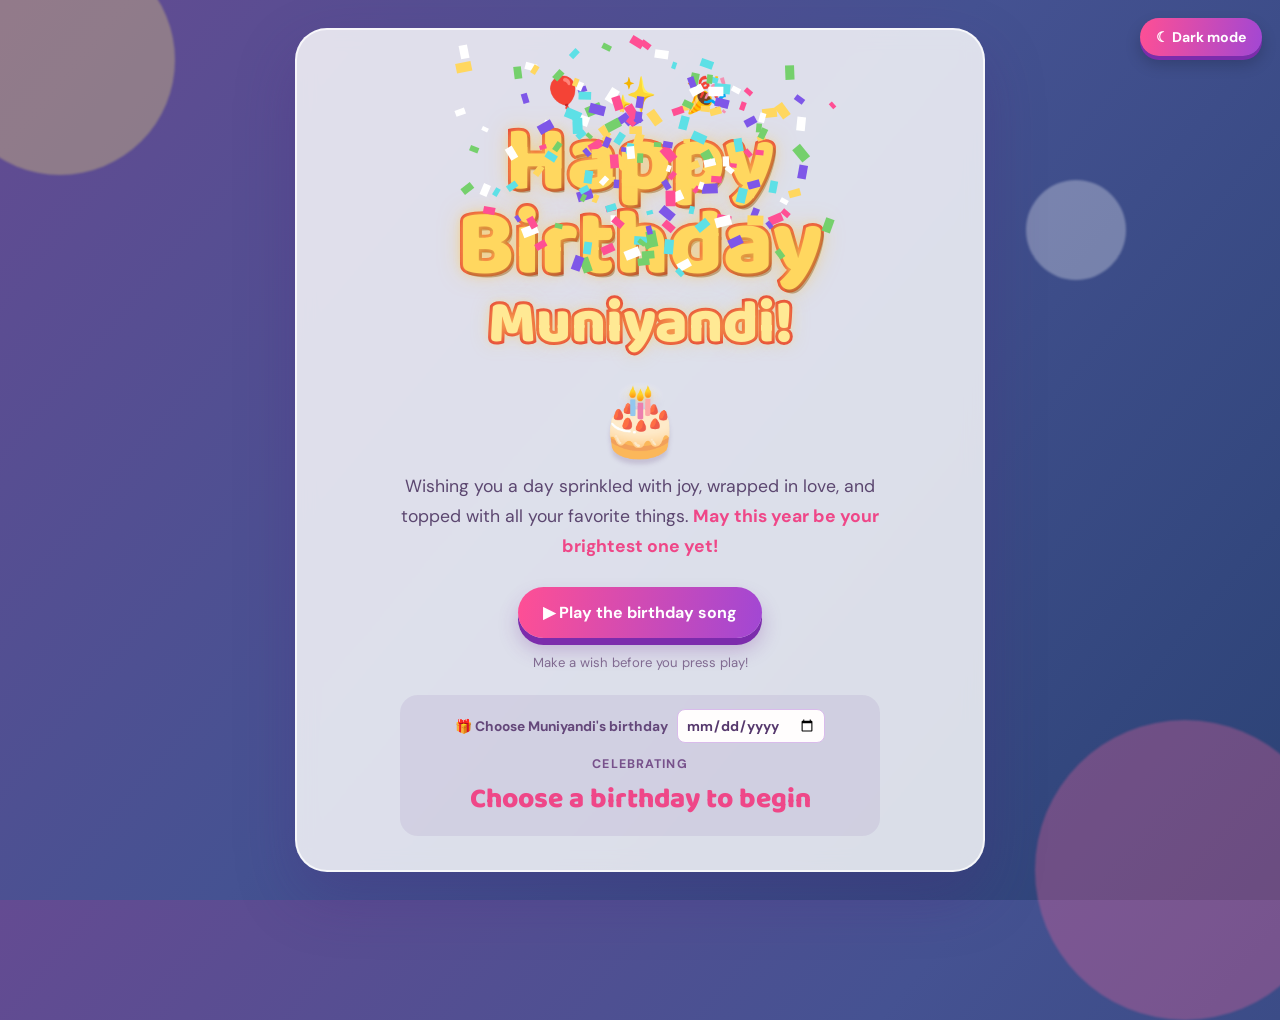
<file: index.html>
<!doctype html>
<html lang="en">
<head>
  <meta charset="UTF-8" />
  <meta name="viewport" content="width=device-width, initial-scale=1.0" />
  <title>Happy Birthday!</title>
  <style>
    @import url('https://fonts.googleapis.com/css2?family=Baloo+2:wght@500;600;700;800&family=DM+Sans:wght@400;500;700&display=swap');

    :root { --ink:#4b265f; --pink:#ff5d9e; --yellow:#ffd75f; --cream:#fffaf1; }
    * { box-sizing:border-box; }
    body {
      min-height:100vh; margin:0; overflow:hidden; color:var(--ink);
      font-family:"DM Sans", sans-serif;
      background:linear-gradient(130deg,#644b92 0%,#455292 48%,#2b4275 100%); transition:background .3s,color .3s;
    }
    .bubble { position:absolute; border-radius:50%; opacity:.3; filter:blur(1px); animation: drift 11s ease-in-out infinite; }
    .bubble.one {width:230px;height:230px; background:#ffe977; top:-55px;left:-55px;}
    .bubble.two {width:300px;height:300px; background:#ff689d; bottom:-120px;right:-55px; animation-delay:-4s;}
    .bubble.three {width:100px;height:100px; background:#fff; top:20%;right:12%; animation-delay:-7s;}
    @keyframes drift { 50% { transform:translate(25px,35px) scale(1.12); } }
    #balloons { position:fixed; inset:0; pointer-events:none; overflow:hidden; z-index:0; }
    .balloon { position:absolute; bottom:-90px; font-size:clamp(2rem,4vw,3.6rem); filter:drop-shadow(0 5px 5px rgba(0,0,0,.2)); animation:rise var(--rise-time) linear forwards; }
    @keyframes rise { from { transform:translate3d(0,0,0) rotate(-7deg); } 50% { transform:translate3d(var(--sway),-58vh,0) rotate(8deg); } to { transform:translate3d(var(--sway-back),-115vh,0) rotate(-7deg); } }
    main { min-height:100vh; display:grid; place-items:center; padding:28px 18px; position:relative; z-index:1; }
    .card {
      width:min(690px,100%); text-align:center; padding:42px 36px 34px;
      background:rgba(255,255,255,.82); border:2px solid rgba(255,255,255,.75); transition:background .3s,border-color .3s,box-shadow .3s;
      border-radius:32px; box-shadow:0 25px 60px rgba(76,35,121,.28); backdrop-filter:blur(10px);
    }
    .party { font-size:2.2rem; letter-spacing:10px; margin-bottom:3px; animation:bounce 1.4s ease-in-out infinite; }
    @keyframes bounce { 50% { transform:translateY(-8px) rotate(3deg); } }
    h1 { margin:0; font-family:"Baloo 2", cursive; font-size:clamp(3rem,9vw,5.8rem); line-height:.9; font-weight:800; color:#ffd75f; -webkit-text-stroke:6px #e53935; paint-order:stroke fill; text-shadow:0 0 8px rgba(255,215,95,.75),0 0 22px rgba(255,192,55,.5),3px 4px 0 rgba(109,57,20,.45); }
    h1 span { display:block; color:#ffe994; font-size:.65em; margin-top:10px; text-shadow:0 0 10px rgba(255,220,105,.65),0 0 20px rgba(255,194,57,.35); }
    .cake { font-size:4.3rem; margin:23px 0 8px; filter:drop-shadow(0 5px 2px rgba(80,35,100,.16)); animation:wobble 2.2s ease-in-out infinite; }
    @keyframes wobble { 50% { transform:rotate(-5deg) translateY(-3px); } }
    .message { max-width:500px; margin:0 auto 25px; font-size:1.1rem; line-height:1.7; color:#5c4770; }
    .message strong { color:#ef4788; }
    button {
      border:0; border-radius:999px; padding:15px 25px; cursor:pointer; color:white;
      font:700 1rem "DM Sans",sans-serif; background:linear-gradient(100deg,#ff4f94,#a147d4);
      box-shadow:0 7px 0 #7c2cac,0 12px 20px rgba(116,40,148,.27); transition:transform .18s,box-shadow .18s;
    }
    button:hover { transform:translateY(-2px); box-shadow:0 9px 0 #7c2cac,0 15px 22px rgba(116,40,148,.27); }
    button:active { transform:translateY(5px); box-shadow:0 2px 0 #7c2cac,0 5px 10px rgba(116,40,148,.2); }
    .hint { margin:16px 0 0; color:#816b91; font-size:.82rem; }
    .age-panel { margin:24px auto 0; max-width:480px; padding:14px 16px; border-radius:18px; background:rgba(105,59,144,.09); }
    .birthday-label { display:flex; align-items:center; justify-content:center; gap:9px; color:#64477a; font-size:.86rem; font-weight:700; }
    input[type="date"] { border:1px solid #d9bbeb; border-radius:8px; padding:6px 8px; color:#56386d; background:#fffdfd; font:inherit; }
    .age-title { margin:13px 0 5px; color:#77518b; font-size:.78rem; font-weight:700; letter-spacing:.09em; text-transform:uppercase; }
    #age { color:#ef4788; font-family:"Baloo 2",cursive; font-size:clamp(1.35rem,4vw,1.75rem); font-weight:800; }
    .theme-toggle { position:fixed; top:18px; right:18px; z-index:5; padding:10px 16px; font-size:.88rem; box-shadow:0 4px 0 #7c2cac,0 8px 16px rgba(0,0,0,.2); }
    body.dark-mode { background:linear-gradient(130deg,#190729 0%,#100c32 48%,#050817 100%); color:#f8efff; }
    body.dark-mode .card { background:rgba(25,16,47,.92); border-color:rgba(255,255,255,.18); box-shadow:0 25px 60px rgba(0,0,0,.48); }
    body.dark-mode .message { color:#e6d9ef; }
    body.dark-mode .hint { color:#cbb8d9; }
    body.dark-mode .age-panel { background:rgba(255,255,255,.08); }
    body.dark-mode .birthday-label, body.dark-mode .age-title { color:#e0ccea; }
    body.dark-mode input[type="date"] { color:#f8efff; background:#33234d; border-color:#a985c7; color-scheme:dark; }
    #confetti { inset:0; position:fixed; width:100%; height:100%; pointer-events:none; z-index:4; }
    .confetti { position:absolute; top:-24px; width:10px; height:17px; border-radius:2px; animation:fall linear forwards; }
    @keyframes fall { to { transform:translate3d(var(--drift),110vh,0) rotate(720deg); } }
    @media (max-width:480px) { .card { padding:34px 22px 28px; border-radius:26px; } .party{font-size:1.7rem;} .message{font-size:1rem;} }
  </style>
</head>
<body>
  <div id="balloons" aria-hidden="true"></div>
  <div class="bubble one"></div><div class="bubble two"></div><div class="bubble three"></div>
  <canvas id="confetti"></canvas>
  <button id="themeToggle" class="theme-toggle" type="button" aria-pressed="false">☾ Dark mode</button>
  <main>
    <section class="card" aria-label="Birthday greeting">
      <div class="party" aria-hidden="true">🎈 ✨ 🎉</div>
      <h1>Happy Birthday<span>Muniyandi!</span></h1>
      <div class="cake" aria-hidden="true">🎂</div>
      <p class="message">Wishing you a day sprinkled with joy, wrapped in love, and topped with all your favorite things. <strong>May this year be your brightest one yet!</strong></p>
      <button id="songButton" type="button" aria-label="Play birthday song">▶ Play the birthday song</button>
      <p class="hint">Make a wish before you press play!</p>
      <section class="age-panel" aria-label="Birthday age counter">
        <label class="birthday-label" for="birthday">🎁 Choose Muniyandi's birthday <input id="birthday" type="date" /></label>
        <p class="age-title">Celebrating</p>
        <div id="age" aria-live="polite">Choose a birthday to begin</div>
      </section>
    </section>
  </main>
  <script>
    // Toggle the darker card and control palette, remembering the visitor's choice.
    const themeToggle=document.getElementById('themeToggle');
    function setTheme(isDark){
      document.body.classList.toggle('dark-mode',isDark);
      themeToggle.setAttribute('aria-pressed',String(isDark));
      themeToggle.textContent=isDark ? '☀ Light mode' : '☾ Dark mode';
      localStorage.setItem('birthday-theme',isDark ? 'dark' : 'light');
    }
    setTheme(localStorage.getItem('birthday-theme')==='dark');
    themeToggle.addEventListener('click',()=>setTheme(!document.body.classList.contains('dark-mode')));

    // A lightweight confetti shower created entirely with the canvas API.
    const canvas = document.getElementById('confetti'), ctx = canvas.getContext('2d');
    let pieces = [];
    function sizeCanvas(){ canvas.width=innerWidth*devicePixelRatio; canvas.height=innerHeight*devicePixelRatio; ctx.setTransform(devicePixelRatio,0,0,devicePixelRatio,0,0); }
    addEventListener('resize', sizeCanvas); sizeCanvas();
    function burst(amount=150){
      const colors=['#ff4f94','#ffd75f','#5de0e6','#7e57e8','#75d06c','#fff'];
      for(let i=0;i<amount;i++) pieces.push({x:innerWidth/2+(Math.random()-.5)*180,y:innerHeight*.28+(Math.random()-.5)*60,vx:(Math.random()-.5)*9,vy:Math.random()*-8-2,g:.14+Math.random()*.1,r:Math.random()*6+4,c:colors[i%colors.length],a:Math.random()*6.28,spin:(Math.random()-.5)*.25});
    }
    function draw(){
      ctx.clearRect(0,0,innerWidth,innerHeight);
      pieces=pieces.filter(p=>p.y<innerHeight+30);
      for(const p of pieces){ p.x+=p.vx; p.y+=p.vy; p.vy+=p.g; p.a+=p.spin; ctx.save();ctx.translate(p.x,p.y);ctx.rotate(p.a);ctx.fillStyle=p.c;ctx.fillRect(-p.r/2,-p.r,p.r,p.r*1.6);ctx.restore(); }
      requestAnimationFrame(draw);
    }
    draw(); burst(180); setInterval(()=>burst(35),3200);

    // Float colorful balloons up from the bottom at irregular intervals.
    const balloonLayer=document.getElementById('balloons'), balloonSet=['🎈','🎈','🎈','🎈','🎉'];
    function floatBalloon(){
      const balloon=document.createElement('span'); balloon.className='balloon';
      balloon.textContent=balloonSet[Math.floor(Math.random()*balloonSet.length)];
      const sway=(Math.random()-.5)*150; balloon.style.left=`${5+Math.random()*90}%`; balloon.style.setProperty('--sway',`${sway}px`); balloon.style.setProperty('--sway-back',`${-sway}px`);
      balloon.style.setProperty('--rise-time',`${8+Math.random()*5}s`); balloonLayer.appendChild(balloon);
      balloon.addEventListener('animationend',()=>balloon.remove());
    }
    for(let i=0;i<6;i++) setTimeout(floatBalloon,i*900); setInterval(floatBalloon,1800);

    // Calculate the completed years, months, and days from the selected birthday.
    const birthdayInput=document.getElementById('birthday'), ageOutput=document.getElementById('age');
    function updateAge(){
      if(!birthdayInput.value){ ageOutput.textContent='Choose a birthday to begin'; return; }
      const born=new Date(`${birthdayInput.value}T00:00:00`), now=new Date();
      if(born>now){ ageOutput.textContent='That birthday is still to come!'; return; }
      let years=now.getFullYear()-born.getFullYear(), months=now.getMonth()-born.getMonth(), days=now.getDate()-born.getDate();
      if(days<0){ const lastMonth=new Date(now.getFullYear(),now.getMonth(),0).getDate(); days+=lastMonth; months--; }
      if(months<0){ months+=12; years--; }
      ageOutput.textContent=`${years} years · ${months} months · ${days} days`;
    }
    birthdayInput.addEventListener('change',updateAge); setInterval(updateAge,60000);

    // Plays a cheerful "Happy Birthday" melody with Web Audio—no sound file needed.
    const notes={F4:349.23,G4:392,A4:440,B4:493.88,C5:523.25,D5:587.33,E5:659.25,G5:783.99};
    const melody=[['G4',.32],['G4',.18],['A4',.5],['G4',.5],['C5',.5],['B4',.9],['G4',.32],['G4',.18],['A4',.5],['G4',.5],['D5',.5],['C5',.9],['G4',.32],['G4',.18],['G5',.5],['E5',.5],['C5',.5],['B4',.5],['A4',.8],['F4',.32],['F4',.18],['E5',.5],['C5',.5],['D5',.5],['C5',1]];
    document.getElementById('songButton').addEventListener('click', function(){
      const AudioContext=window.AudioContext||window.webkitAudioContext, audio=new AudioContext(); let time=audio.currentTime+.05;
      melody.forEach(([note,length])=>{ const osc=audio.createOscillator(), gain=audio.createGain(); osc.type='triangle';osc.frequency.value=notes[note]||349.23; gain.gain.setValueAtTime(.0001,time);gain.gain.exponentialRampToValueAtTime(.16,time+.02);gain.gain.exponentialRampToValueAtTime(.0001,time+length*.92);osc.connect(gain).connect(audio.destination);osc.start(time);osc.stop(time+length);time+=length; });
      this.textContent='♫ Playing your birthday song…'; this.disabled=true; burst(230); setTimeout(()=>{this.textContent='▶ Play it again';this.disabled=false;audio.close();},(time-audio.currentTime)*1000+200);
    });
  </script>
</body>
</html>
</file>
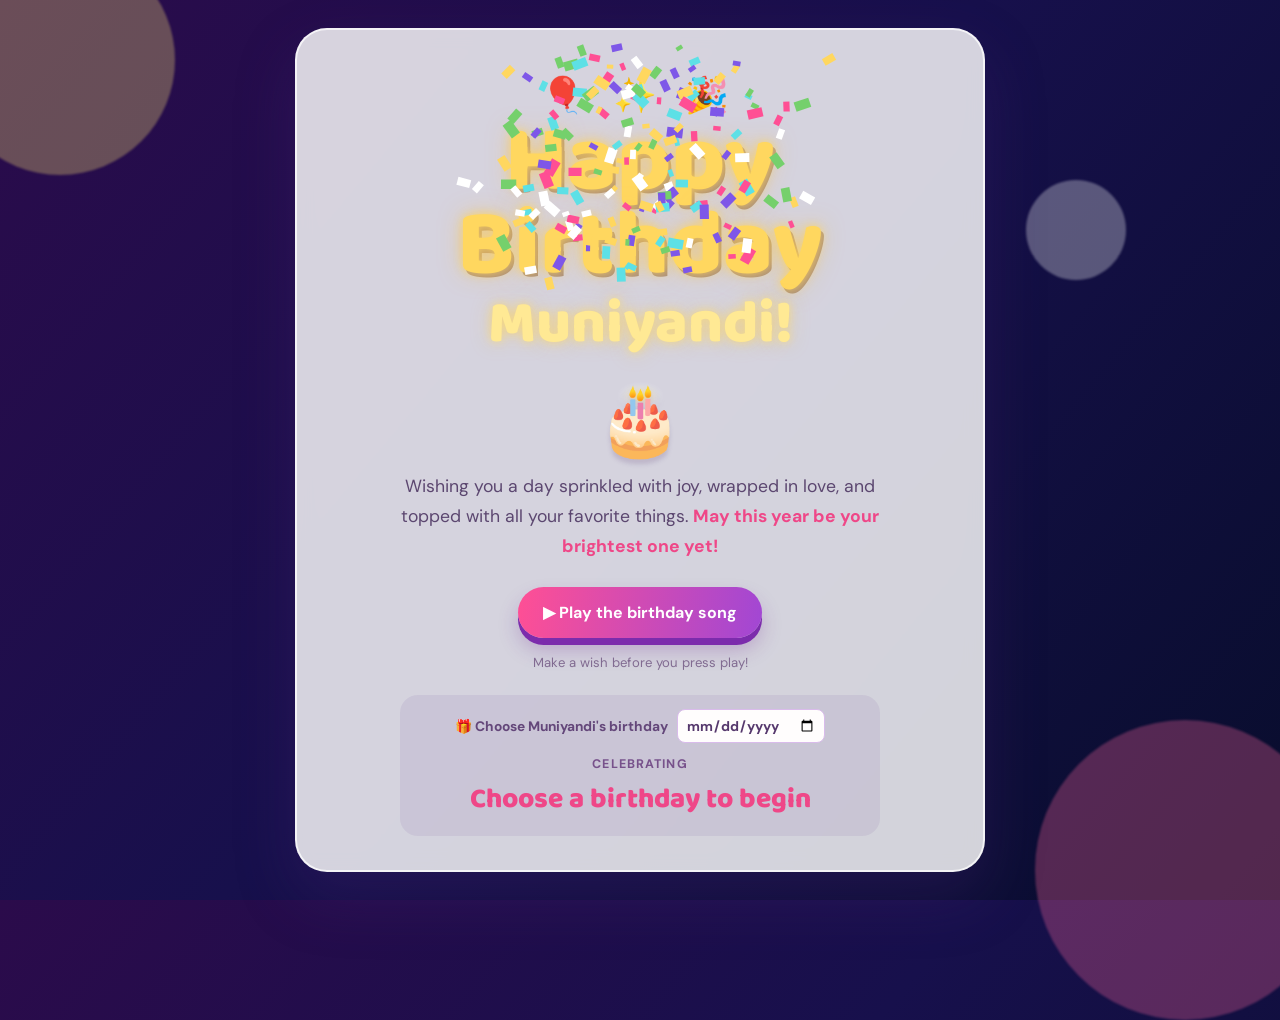
<file: index1.html>
<!doctype html>
<html lang="en">
<head>
  <meta charset="UTF-8" />
  <meta name="viewport" content="width=device-width, initial-scale=1.0" />
  <title>Happy Birthday!</title>
  <style>
    @import url('https://fonts.googleapis.com/css2?family=Baloo+2:wght@500;600;700;800&family=DM+Sans:wght@400;500;700&display=swap');

    :root { --ink:#4b265f; --pink:#ff5d9e; --yellow:#ffd75f; --cream:#fffaf1; }
    * { box-sizing:border-box; }
    body {
      min-height:100vh; margin:0; overflow:hidden; color:var(--ink);
      font-family:"DM Sans", sans-serif;
      background:linear-gradient(130deg,#2b0b4b 0%,#17104c 48%,#080d2c 100%);
    }
    .bubble { position:absolute; border-radius:50%; opacity:.3; filter:blur(1px); animation: drift 11s ease-in-out infinite; }
    .bubble.one {width:230px;height:230px; background:#ffe977; top:-55px;left:-55px;}
    .bubble.two {width:300px;height:300px; background:#ff689d; bottom:-120px;right:-55px; animation-delay:-4s;}
    .bubble.three {width:100px;height:100px; background:#fff; top:20%;right:12%; animation-delay:-7s;}
    @keyframes drift { 50% { transform:translate(25px,35px) scale(1.12); } }
    #balloons { position:fixed; inset:0; pointer-events:none; overflow:hidden; z-index:0; }
    .balloon { position:absolute; bottom:-90px; font-size:clamp(2rem,4vw,3.6rem); filter:drop-shadow(0 5px 5px rgba(0,0,0,.2)); animation:rise var(--rise-time) linear forwards; }
    @keyframes rise { from { transform:translate3d(0,0,0) rotate(-7deg); } 50% { transform:translate3d(var(--sway),-58vh,0) rotate(8deg); } to { transform:translate3d(var(--sway-back),-115vh,0) rotate(-7deg); } }
    main { min-height:100vh; display:grid; place-items:center; padding:28px 18px; position:relative; z-index:1; }
    .card {
      width:min(690px,100%); text-align:center; padding:42px 36px 34px;
      background:rgba(255,255,255,.82); border:2px solid rgba(255,255,255,.75);
      border-radius:32px; box-shadow:0 25px 60px rgba(76,35,121,.28); backdrop-filter:blur(10px);
    }
    .party { font-size:2.2rem; letter-spacing:10px; margin-bottom:3px; animation:bounce 1.4s ease-in-out infinite; }
    @keyframes bounce { 50% { transform:translateY(-8px) rotate(3deg); } }
    h1 { margin:0; font-family:"Baloo 2", cursive; font-size:clamp(3rem,9vw,5.8rem); line-height:.9; font-weight:800; color:#ffd75f; text-shadow:0 0 8px rgba(255,215,95,.75),0 0 22px rgba(255,192,55,.5),3px 4px 0 rgba(109,57,20,.45); }
    h1 span { display:block; color:#ffe994; font-size:.65em; margin-top:10px; text-shadow:0 0 10px rgba(255,220,105,.65),0 0 20px rgba(255,194,57,.35); }
    .cake { font-size:4.3rem; margin:23px 0 8px; filter:drop-shadow(0 5px 2px rgba(80,35,100,.16)); animation:wobble 2.2s ease-in-out infinite; }
    @keyframes wobble { 50% { transform:rotate(-5deg) translateY(-3px); } }
    .message { max-width:500px; margin:0 auto 25px; font-size:1.1rem; line-height:1.7; color:#5c4770; }
    .message strong { color:#ef4788; }
    button {
      border:0; border-radius:999px; padding:15px 25px; cursor:pointer; color:white;
      font:700 1rem "DM Sans",sans-serif; background:linear-gradient(100deg,#ff4f94,#a147d4);
      box-shadow:0 7px 0 #7c2cac,0 12px 20px rgba(116,40,148,.27); transition:transform .18s,box-shadow .18s;
    }
    button:hover { transform:translateY(-2px); box-shadow:0 9px 0 #7c2cac,0 15px 22px rgba(116,40,148,.27); }
    button:active { transform:translateY(5px); box-shadow:0 2px 0 #7c2cac,0 5px 10px rgba(116,40,148,.2); }
    .hint { margin:16px 0 0; color:#816b91; font-size:.82rem; }
    .age-panel { margin:24px auto 0; max-width:480px; padding:14px 16px; border-radius:18px; background:rgba(105,59,144,.09); }
    .birthday-label { display:flex; align-items:center; justify-content:center; gap:9px; color:#64477a; font-size:.86rem; font-weight:700; }
    input[type="date"] { border:1px solid #d9bbeb; border-radius:8px; padding:6px 8px; color:#56386d; background:#fffdfd; font:inherit; }
    .age-title { margin:13px 0 5px; color:#77518b; font-size:.78rem; font-weight:700; letter-spacing:.09em; text-transform:uppercase; }
    #age { color:#ef4788; font-family:"Baloo 2",cursive; font-size:clamp(1.35rem,4vw,1.75rem); font-weight:800; }
    #confetti { inset:0; position:fixed; width:100%; height:100%; pointer-events:none; z-index:4; }
    .confetti { position:absolute; top:-24px; width:10px; height:17px; border-radius:2px; animation:fall linear forwards; }
    @keyframes fall { to { transform:translate3d(var(--drift),110vh,0) rotate(720deg); } }
    @media (max-width:480px) { .card { padding:34px 22px 28px; border-radius:26px; } .party{font-size:1.7rem;} .message{font-size:1rem;} }
  </style>
</head>
<body>
  <div id="balloons" aria-hidden="true"></div>
  <div class="bubble one"></div><div class="bubble two"></div><div class="bubble three"></div>
  <canvas id="confetti"></canvas>
  <main>
    <section class="card" aria-label="Birthday greeting">
      <div class="party" aria-hidden="true">🎈 ✨ 🎉</div>
      <h1>Happy Birthday<span>Muniyandi!</span></h1>
      <div class="cake" aria-hidden="true">🎂</div>
      <p class="message">Wishing you a day sprinkled with joy, wrapped in love, and topped with all your favorite things. <strong>May this year be your brightest one yet!</strong></p>
      <button id="songButton" type="button" aria-label="Play birthday song">▶ Play the birthday song</button>
      <p class="hint">Make a wish before you press play!</p>
      <section class="age-panel" aria-label="Birthday age counter">
        <label class="birthday-label" for="birthday">🎁 Choose Muniyandi's birthday <input id="birthday" type="date" /></label>
        <p class="age-title">Celebrating</p>
        <div id="age" aria-live="polite">Choose a birthday to begin</div>
      </section>
    </section>
  </main>
  <script>
    // A lightweight confetti shower created entirely with the canvas API.
    const canvas = document.getElementById('confetti'), ctx = canvas.getContext('2d');
    let pieces = [];
    function sizeCanvas(){ canvas.width=innerWidth*devicePixelRatio; canvas.height=innerHeight*devicePixelRatio; ctx.setTransform(devicePixelRatio,0,0,devicePixelRatio,0,0); }
    addEventListener('resize', sizeCanvas); sizeCanvas();
    function burst(amount=150){
      const colors=['#ff4f94','#ffd75f','#5de0e6','#7e57e8','#75d06c','#fff'];
      for(let i=0;i<amount;i++) pieces.push({x:innerWidth/2+(Math.random()-.5)*180,y:innerHeight*.28+(Math.random()-.5)*60,vx:(Math.random()-.5)*9,vy:Math.random()*-8-2,g:.14+Math.random()*.1,r:Math.random()*6+4,c:colors[i%colors.length],a:Math.random()*6.28,spin:(Math.random()-.5)*.25});
    }
    function draw(){
      ctx.clearRect(0,0,innerWidth,innerHeight);
      pieces=pieces.filter(p=>p.y<innerHeight+30);
      for(const p of pieces){ p.x+=p.vx; p.y+=p.vy; p.vy+=p.g; p.a+=p.spin; ctx.save();ctx.translate(p.x,p.y);ctx.rotate(p.a);ctx.fillStyle=p.c;ctx.fillRect(-p.r/2,-p.r,p.r,p.r*1.6);ctx.restore(); }
      requestAnimationFrame(draw);
    }
    draw(); burst(180); setInterval(()=>burst(35),3200);

    // Float colorful balloons up from the bottom at irregular intervals.
    const balloonLayer=document.getElementById('balloons'), balloonSet=['🎈','🎈','🎈','🎈','🎉'];
    function floatBalloon(){
      const balloon=document.createElement('span'); balloon.className='balloon';
      balloon.textContent=balloonSet[Math.floor(Math.random()*balloonSet.length)];
      const sway=(Math.random()-.5)*150; balloon.style.left=`${5+Math.random()*90}%`; balloon.style.setProperty('--sway',`${sway}px`); balloon.style.setProperty('--sway-back',`${-sway}px`);
      balloon.style.setProperty('--rise-time',`${8+Math.random()*5}s`); balloonLayer.appendChild(balloon);
      balloon.addEventListener('animationend',()=>balloon.remove());
    }
    for(let i=0;i<6;i++) setTimeout(floatBalloon,i*900); setInterval(floatBalloon,1800);

    // Calculate the completed years, months, and days from the selected birthday.
    const birthdayInput=document.getElementById('birthday'), ageOutput=document.getElementById('age');
    function updateAge(){
      if(!birthdayInput.value){ ageOutput.textContent='Choose a birthday to begin'; return; }
      const born=new Date(`${birthdayInput.value}T00:00:00`), now=new Date();
      if(born>now){ ageOutput.textContent='That birthday is still to come!'; return; }
      let years=now.getFullYear()-born.getFullYear(), months=now.getMonth()-born.getMonth(), days=now.getDate()-born.getDate();
      if(days<0){ const lastMonth=new Date(now.getFullYear(),now.getMonth(),0).getDate(); days+=lastMonth; months--; }
      if(months<0){ months+=12; years--; }
      ageOutput.textContent=`${years} years · ${months} months · ${days} days`;
    }
    birthdayInput.addEventListener('change',updateAge); setInterval(updateAge,60000);

    // Plays a cheerful "Happy Birthday" melody with Web Audio—no sound file needed.
    const notes={F4:349.23,G4:392,A4:440,B4:493.88,C5:523.25,D5:587.33,E5:659.25,G5:783.99};
    const melody=[['G4',.32],['G4',.18],['A4',.5],['G4',.5],['C5',.5],['B4',.9],['G4',.32],['G4',.18],['A4',.5],['G4',.5],['D5',.5],['C5',.9],['G4',.32],['G4',.18],['G5',.5],['E5',.5],['C5',.5],['B4',.5],['A4',.8],['F4',.32],['F4',.18],['E5',.5],['C5',.5],['D5',.5],['C5',1]];
    document.getElementById('songButton').addEventListener('click', function(){
      const AudioContext=window.AudioContext||window.webkitAudioContext, audio=new AudioContext(); let time=audio.currentTime+.05;
      melody.forEach(([note,length])=>{ const osc=audio.createOscillator(), gain=audio.createGain(); osc.type='triangle';osc.frequency.value=notes[note]||349.23; gain.gain.setValueAtTime(.0001,time);gain.gain.exponentialRampToValueAtTime(.16,time+.02);gain.gain.exponentialRampToValueAtTime(.0001,time+length*.92);osc.connect(gain).connect(audio.destination);osc.start(time);osc.stop(time+length);time+=length; });
      this.textContent='♫ Playing your birthday song…'; this.disabled=true; burst(230); setTimeout(()=>{this.textContent='▶ Play it again';this.disabled=false;audio.close();},(time-audio.currentTime)*1000+200);
    });
  </script>
</body>
</html>
</file>
